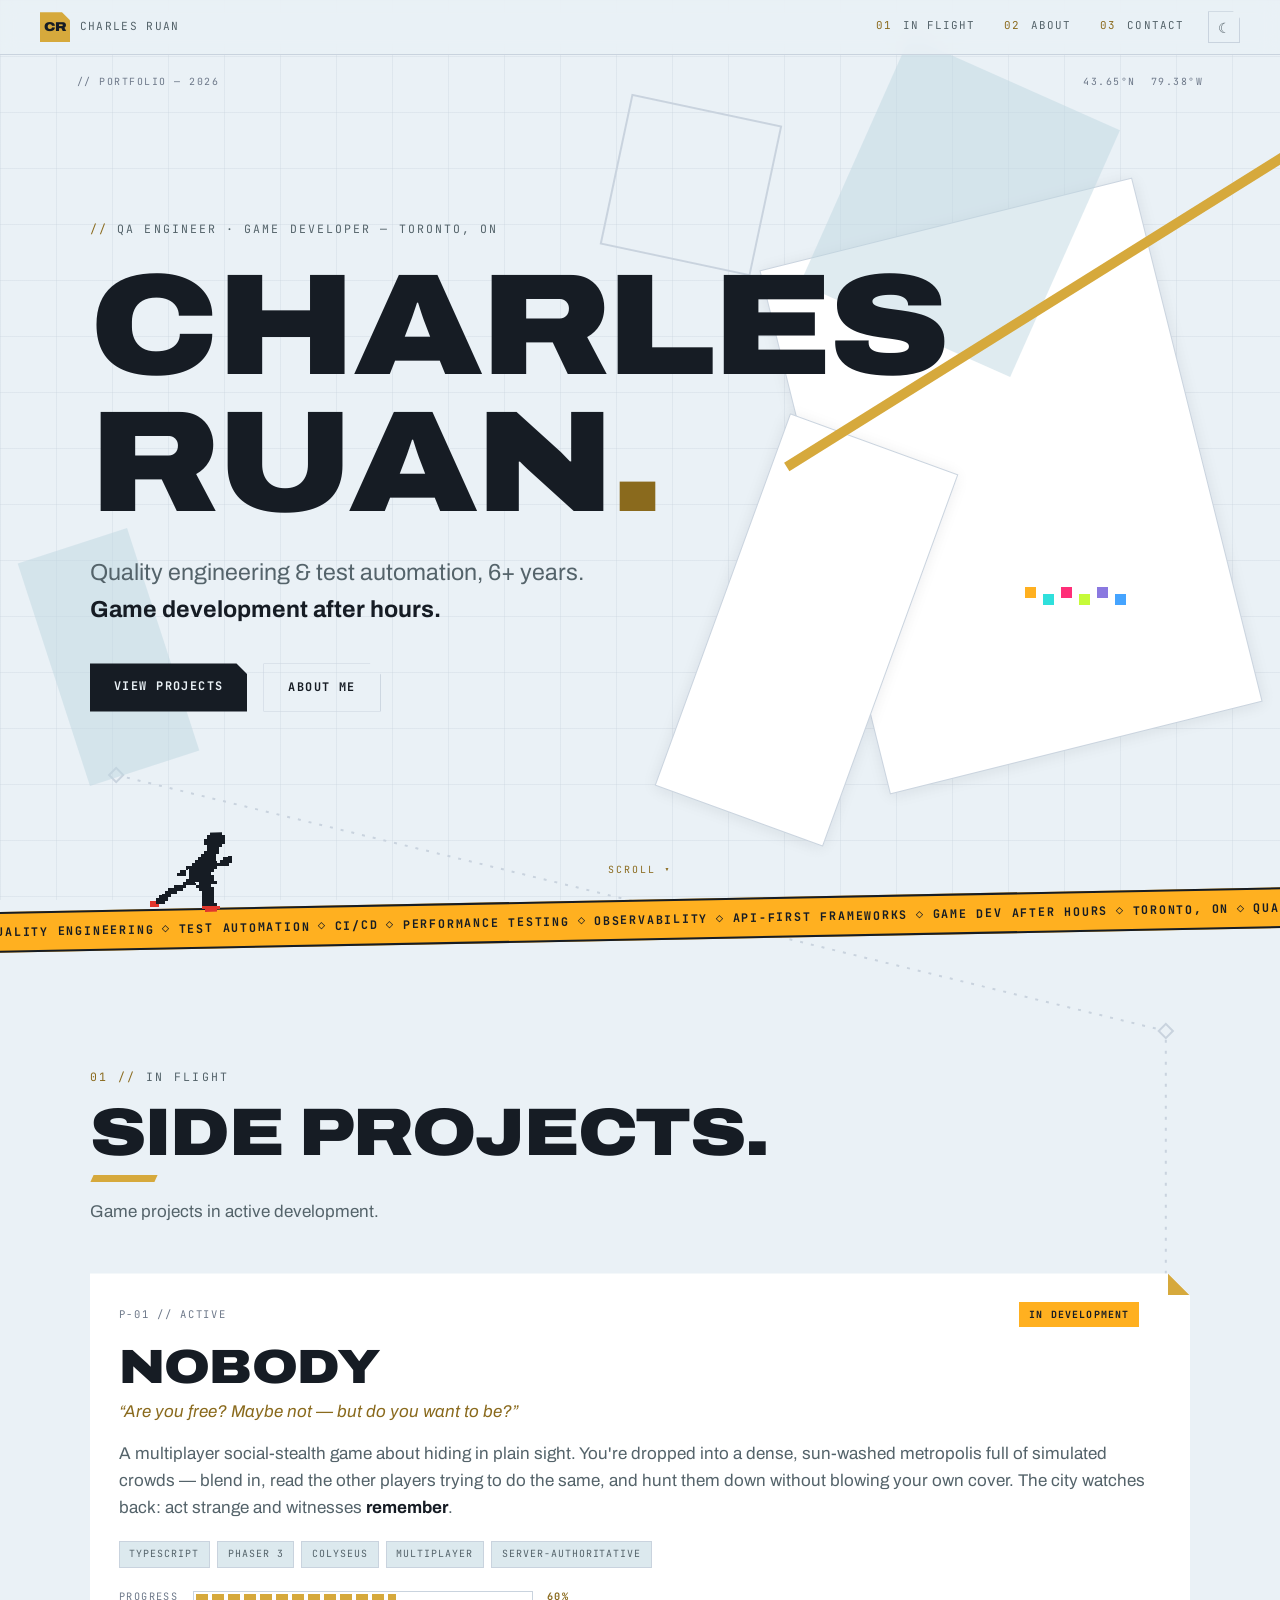
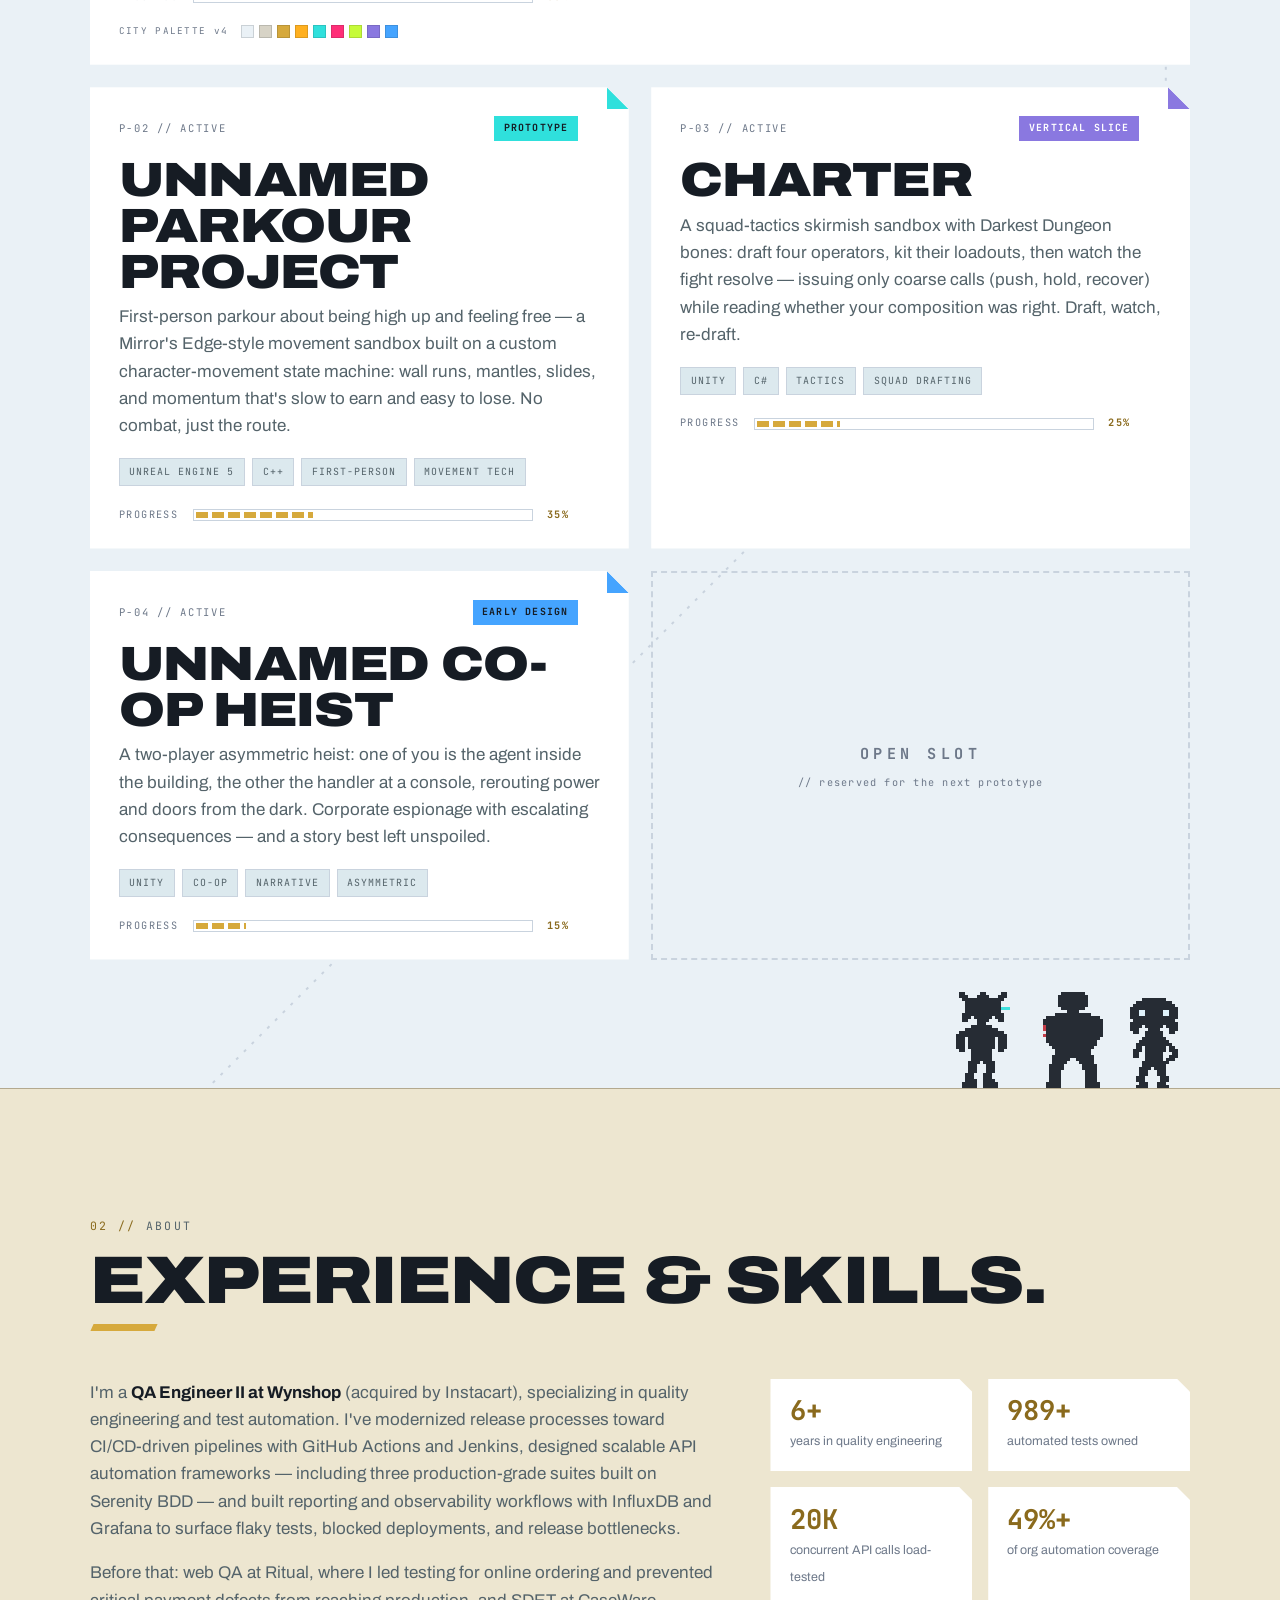
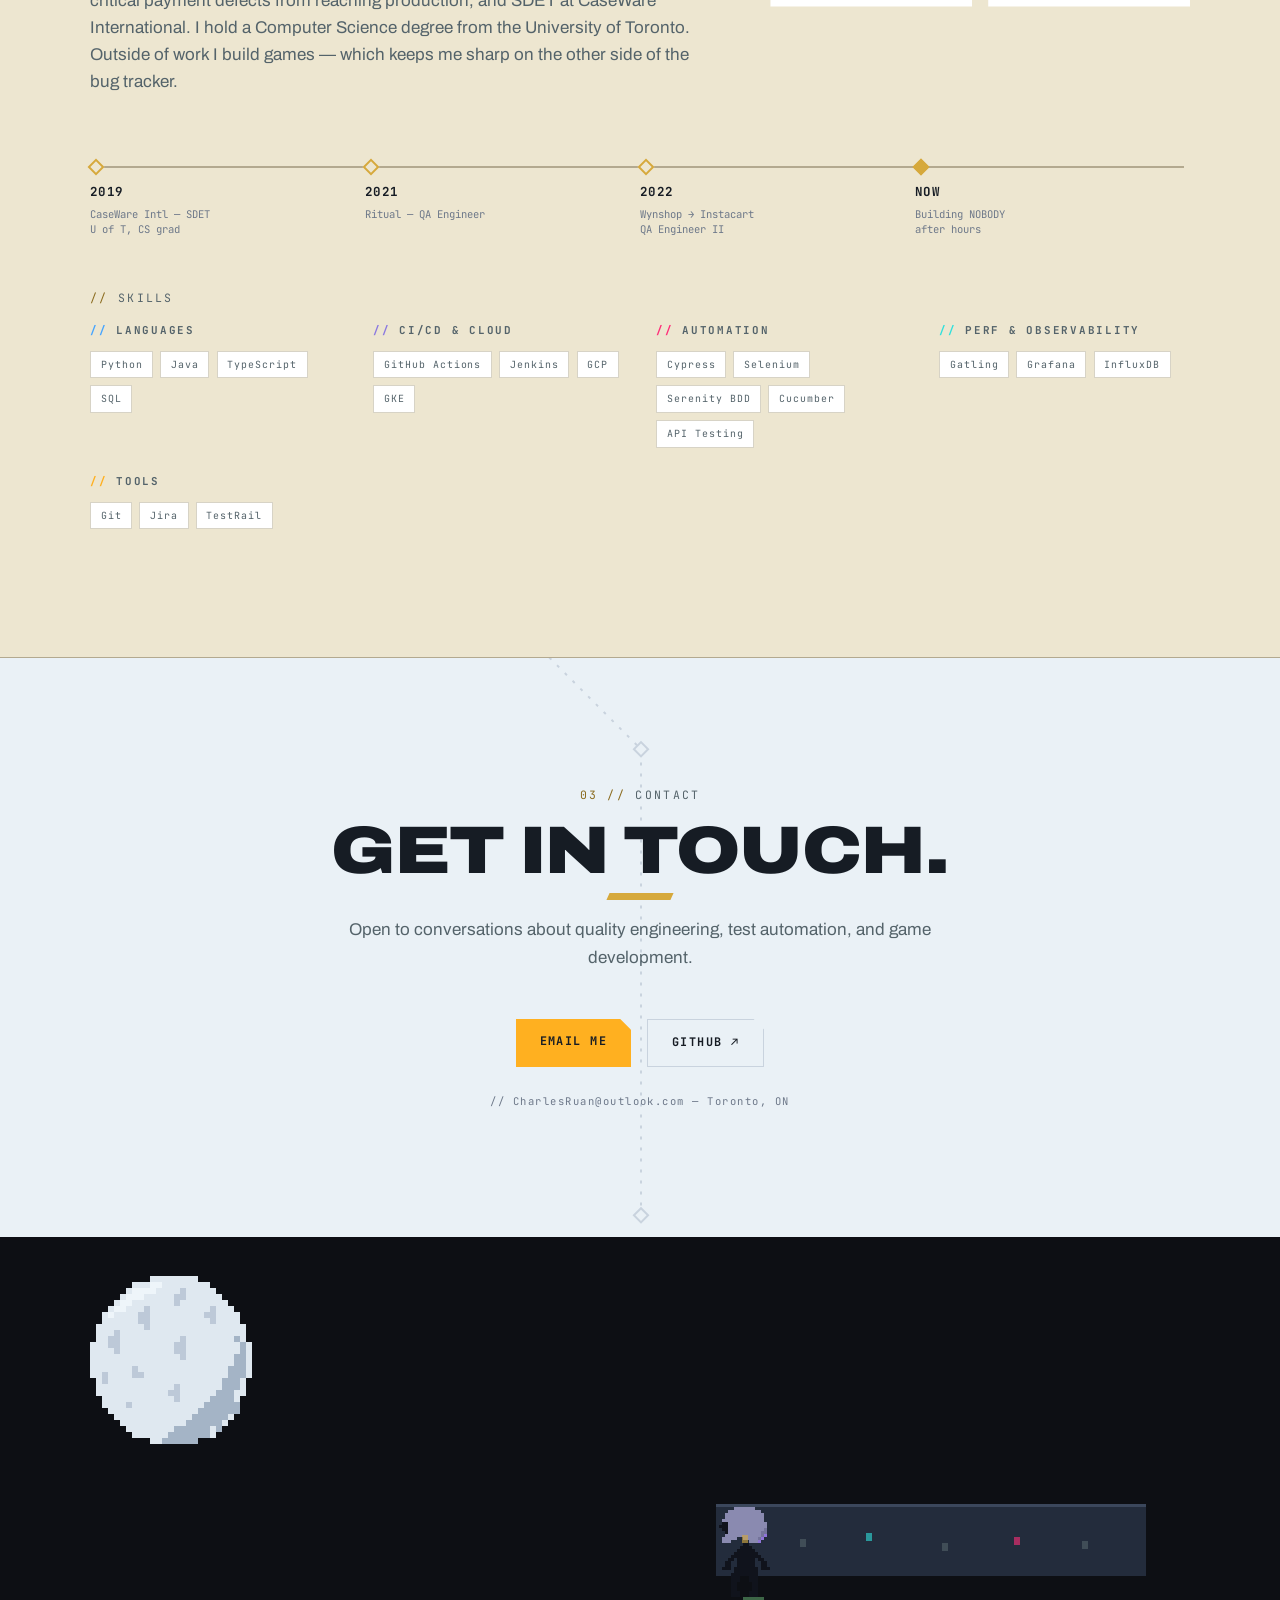
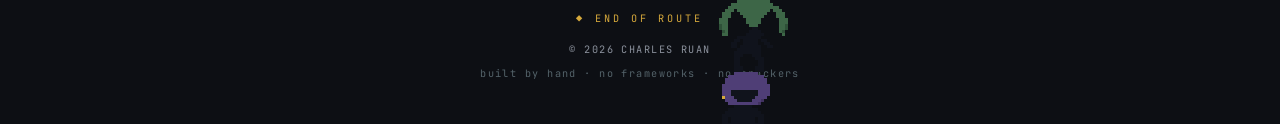
<file: index.html>
<!DOCTYPE html>
<html lang="en">
<head>
  <meta charset="utf-8">
  <meta name="viewport" content="width=device-width, initial-scale=1">
  <title>Charles Ruan — QA Engineer &amp; Game Developer</title>
  <meta name="description" content="Charles Ruan — QA engineer by day, game developer in flight. Currently building NOBODY, a multiplayer social-stealth game.">
  <meta property="og:title" content="Charles Ruan — QA Engineer & Game Developer">
  <meta property="og:description" content="Quality engineering & test automation, 6+ years. Game development after hours.">
  <link rel="icon" type="image/svg+xml" href="favicon.svg">

  <!-- Set theme before first paint to avoid a flash -->
  <script>
    (function () {
      var t = localStorage.getItem('theme');
      if (!t) t = window.matchMedia('(prefers-color-scheme: dark)').matches ? 'dark' : 'light';
      document.documentElement.setAttribute('data-theme', t);
    })();
  </script>

  <link rel="preconnect" href="https://fonts.googleapis.com">
  <link rel="preconnect" href="https://fonts.gstatic.com" crossorigin>
  <link href="https://fonts.googleapis.com/css2?family=Archivo:wdth,wght@62..125,100..900&family=JetBrains+Mono:wght@400;500;700&display=swap" rel="stylesheet">
  <link rel="stylesheet" href="css/style.css">
</head>
<body>

  <!-- The beacon-gold route line (drawn by js/main.js as you scroll) -->
  <div id="route-layer" aria-hidden="true"></div>

  <header class="nav">
    <a class="brand" href="#top">
      <span class="brand-mark">CR</span>
      <span class="brand-name mono">CHARLES&nbsp;RUAN</span>
    </a>
    <nav class="nav-links mono" aria-label="Sections">
      <a href="#projects"><em>01</em> IN FLIGHT</a>
      <a href="#about"><em>02</em> ABOUT</a>
      <a href="#contact"><em>03</em> CONTACT</a>
    </nav>
    <button id="theme-toggle" class="mono" type="button" aria-label="Toggle dark mode">☾</button>
  </header>

  <main id="top">

    <!-- ============================================================ HERO -->
    <section class="hero" id="hero">
      <i class="route-node" style="--nx:9%; --ny:86%"></i>

      <div class="skyline" aria-hidden="true">
        <div class="shape slab s1" data-depth="12"></div>
        <div class="shape slab s2" data-depth="22"></div>
        <div class="shape glass s3" data-depth="30"></div>
        <div class="shape glass s4" data-depth="16"></div>
        <div class="shape beam s5" data-depth="40"></div>
        <div class="shape outline s6" data-depth="8"></div>
        <div class="signage" data-depth="34">
          <i style="background:#ffb020"></i><i style="background:#2fe0dc"></i><i style="background:#ff2e78"></i>
          <i style="background:#c6fb39"></i><i style="background:#8a78e0"></i><i style="background:#45a4ff"></i>
        </div>
      </div>

      <p class="hud mono hud-tl">// PORTFOLIO — 2026</p>
      <p class="hud mono hud-tr">43.65°N&nbsp;&nbsp;79.38°W</p>

      <div class="hero-inner">
        <p class="eyebrow mono"><span class="au">//</span> QA ENGINEER · GAME DEVELOPER — TORONTO, ON</p>
        <h1 class="hero-name">CHARLES<br>RUAN<span class="au">.</span></h1>
        <p class="hero-tag">Quality engineering &amp; test automation, 6+ years.<br>
          <strong>Game development after hours.</strong></p>
        <div class="hero-cta">
          <a class="btn btn-primary" href="#projects">VIEW PROJECTS</a>
          <a class="btn btn-ghost" href="#about">ABOUT ME</a>
        </div>
      </div>

      <p class="scroll-cue mono" aria-hidden="true">SCROLL ▾</p>
    </section>

    <!-- ============================================================ TICKER -->
    <div class="ticker-wrap" aria-hidden="true">
      <canvas class="sprite faith-run" data-sprite="faith" data-scale="3"></canvas>
      <div class="ticker">
      <div class="ticker-track mono">
        <span>QUALITY ENGINEERING&ensp;◇&ensp;TEST AUTOMATION&ensp;◇&ensp;CI/CD&ensp;◇&ensp;PERFORMANCE TESTING&ensp;◇&ensp;OBSERVABILITY&ensp;◇&ensp;API-FIRST FRAMEWORKS&ensp;◇&ensp;GAME DEV AFTER HOURS&ensp;◇&ensp;TORONTO, ON&ensp;◇&ensp;</span>
        <span>QUALITY ENGINEERING&ensp;◇&ensp;TEST AUTOMATION&ensp;◇&ensp;CI/CD&ensp;◇&ensp;PERFORMANCE TESTING&ensp;◇&ensp;OBSERVABILITY&ensp;◇&ensp;API-FIRST FRAMEWORKS&ensp;◇&ensp;GAME DEV AFTER HOURS&ensp;◇&ensp;TORONTO, ON&ensp;◇&ensp;</span>
      </div>
      </div>
    </div>

    <!-- ============================================================ PROJECTS -->
    <section class="section" id="projects">
      <i class="route-node" style="--nx:91%; --ny:90px"></i>

      <header class="section-head reveal">
        <p class="label mono"><span class="au">01 //</span> IN FLIGHT</p>
        <h2>SIDE PROJECTS.</h2>
        <p class="sub">Game projects in active development.</p>
      </header>

      <div class="cards">

        <!-- ── FEATURED: NOBODY ─────────────────────────────────── -->
        <article class="card featured reveal" style="--card-accent:#d6a93c">
          <div class="card-top mono">
            <span class="pid">P-01 // ACTIVE</span>
            <span class="chip st-amber">IN DEVELOPMENT</span>
          </div>
          <h3>NOBODY</h3>
          <p class="card-quote">“Are you free? Maybe not — but do you want to be?”</p>
          <p class="card-desc">
            A multiplayer social-stealth game about hiding in plain sight. You're dropped into a
            dense, sun-washed metropolis full of simulated crowds — blend in, read the other
            players trying to do the same, and hunt them down without blowing your own cover.
            The city watches back: act strange and witnesses <em>remember</em>.
          </p>
          <ul class="chips mono">
            <li>TYPESCRIPT</li><li>PHASER 3</li><li>COLYSEUS</li><li>MULTIPLAYER</li><li>SERVER-AUTHORITATIVE</li>
          </ul>
          <div class="meter-row mono">
            <span class="meter-label">PROGRESS</span>
            <div class="meter"><i style="width:60%"></i></div>
            <span class="meter-val">60%</span>
          </div>
          <div class="palette-strip mono" title="NOBODY — city palette v4">
            <span>CITY PALETTE v4</span>
            <i style="background:#eaf1f6"></i><i style="background:#d7d3c6"></i><i style="background:#d6a93c"></i>
            <i style="background:#ffb020"></i><i style="background:#2fe0dc"></i><i style="background:#ff2e78"></i>
            <i style="background:#c6fb39"></i><i style="background:#8a78e0"></i><i style="background:#45a4ff"></i>
          </div>
        </article>

        <!--
          ── TEMPLATE: copy this card to add a real project ──────────────
          Accent options from the city palette:
            #d6a93c gold · #ffb020 amber · #2fe0dc cyan · #ff2e78 magenta
            #c6fb39 lime · #8a78e0 violet · #45a4ff sky
          Chip color classes: st-amber (in dev) · st-cyan (prototype) · st-magenta (playtesting)
                              st-violet (vertical slice) · st-sky (early design)

          <article class="card reveal" style="--card-accent:#2fe0dc">
            <div class="card-top mono">
              <span class="pid">P-02 // ACTIVE</span>
              <span class="chip st-cyan">PROTOTYPE</span>
            </div>
            <h3>YOUR GAME TITLE</h3>
            <p class="card-desc">One or two sentences: what it is, what makes it weird,
            why you can't stop working on it.</p>
            <ul class="chips mono"><li>ENGINE</li><li>GENRE</li></ul>
            <div class="meter-row mono">
              <span class="meter-label">SYSTEMS ONLINE</span>
              <div class="meter"><i style="width:25%"></i></div>
              <span class="meter-val">25%</span>
            </div>
          </article>
        -->

        <article class="card reveal" style="--card-accent:#2fe0dc">
          <div class="card-top mono">
            <span class="pid">P-02 // ACTIVE</span>
            <span class="chip st-cyan">PROTOTYPE</span>
          </div>
          <h3>UNNAMED PARKOUR PROJECT</h3>
          <p class="card-desc">
            First-person parkour about being high up and feeling free — a Mirror's
            Edge-style movement sandbox built on a custom character-movement state machine:
            wall runs, mantles, slides, and momentum that's slow to earn and easy to lose.
            No combat, just the route.
          </p>
          <ul class="chips mono">
            <li>UNREAL ENGINE 5</li><li>C++</li><li>FIRST-PERSON</li><li>MOVEMENT TECH</li>
          </ul>
          <div class="meter-row mono">
            <span class="meter-label">PROGRESS</span>
            <div class="meter"><i style="width:35%"></i></div>
            <span class="meter-val">35%</span>
          </div>
        </article>

        <article class="card reveal" style="--card-accent:#8a78e0">
          <div class="card-top mono">
            <span class="pid">P-03 // ACTIVE</span>
            <span class="chip st-violet">VERTICAL SLICE</span>
          </div>
          <h3>CHARTER</h3>
          <p class="card-desc">
            A squad-tactics skirmish sandbox with Darkest Dungeon bones: draft four
            operators, kit their loadouts, then watch the fight resolve — issuing only
            coarse calls (push, hold, recover) while reading whether your composition
            was right. Draft, watch, re-draft.
          </p>
          <ul class="chips mono">
            <li>UNITY</li><li>C#</li><li>TACTICS</li><li>SQUAD DRAFTING</li>
          </ul>
          <div class="meter-row mono">
            <span class="meter-label">PROGRESS</span>
            <div class="meter"><i style="width:25%"></i></div>
            <span class="meter-val">25%</span>
          </div>
        </article>

        <article class="card reveal" style="--card-accent:#45a4ff">
          <div class="card-top mono">
            <span class="pid">P-04 // ACTIVE</span>
            <span class="chip st-sky">EARLY DESIGN</span>
          </div>
          <h3>UNNAMED CO-OP HEIST</h3>
          <p class="card-desc">
            A two-player asymmetric heist: one of you is the agent inside the building,
            the other the handler at a console, rerouting power and doors from the dark.
            Corporate espionage with escalating consequences — and a story best left
            unspoiled.
          </p>
          <ul class="chips mono">
            <li>UNITY</li><li>CO-OP</li><li>NARRATIVE</li><li>ASYMMETRIC</li>
          </ul>
          <div class="meter-row mono">
            <span class="meter-label">PROGRESS</span>
            <div class="meter"><i style="width:15%"></i></div>
            <span class="meter-val">15%</span>
          </div>
        </article>

        <article class="card slot reveal" aria-hidden="true">
          <p class="slot-big mono">OPEN SLOT</p>
          <p class="slot-sub mono">// reserved for the next prototype</p>
        </article>

      </div>

      <div class="squad" aria-hidden="true">
        <canvas class="sprite" data-sprite="garrus" data-scale="3"></canvas>
        <canvas class="sprite" data-sprite="shep" data-scale="3"></canvas>
        <canvas class="sprite" data-sprite="tali" data-scale="3"></canvas>
      </div>
    </section>

    <!-- ============================================================ ABOUT -->
    <section class="section stone" id="about">
      <i class="route-node" style="--nx:9%; --ny:90px"></i>

      <header class="section-head reveal">
        <p class="label mono"><span class="au">02 //</span> ABOUT</p>
        <h2>EXPERIENCE &amp; SKILLS.</h2>
      </header>

      <div class="about-grid">
        <div class="about-prose reveal">
          <p>
            I'm a <strong>QA Engineer II at Wynshop</strong> (acquired by Instacart), specializing
            in quality engineering and test automation. I've modernized release processes toward
            CI/CD-driven pipelines with GitHub Actions and Jenkins, designed scalable API
            automation frameworks — including three production-grade suites built on Serenity
            BDD — and built reporting and observability workflows with InfluxDB and Grafana to
            surface flaky tests, blocked deployments, and release bottlenecks.
          </p>
          <p>
            Before that: web QA at Ritual, where I led testing for online ordering and prevented
            critical payment defects from reaching production, and SDET at CaseWare International.
            I hold a Computer Science degree from the University of Toronto. Outside of work I
            build games — which keeps me sharp on the other side of the bug tracker.
          </p>
        </div>

        <div class="stats reveal">
          <div class="stat"><b class="mono" data-count="6" data-suffix="+">6+</b><span>years in quality engineering</span></div>
          <div class="stat"><b class="mono" data-count="1000" data-suffix="+">1,000+</b><span>automated tests owned</span></div>
          <div class="stat"><b class="mono" data-count="20" data-suffix="K">20K</b><span>concurrent API calls load-tested</span></div>
          <div class="stat"><b class="mono" data-count="50" data-suffix="%+">50%+</b><span>of org automation coverage</span></div>
        </div>
      </div>

      <div class="timeline mono reveal" aria-label="Career timeline">
        <div class="tl-item"><i></i><b>2019</b><span>CaseWare Intl — SDET<br>U of T, CS grad</span></div>
        <div class="tl-item"><i></i><b>2021</b><span>Ritual — QA Engineer</span></div>
        <div class="tl-item"><i></i><b>2022</b><span>Wynshop → Instacart<br>QA Engineer II</span></div>
        <div class="tl-item now"><i></i><b>NOW</b><span>Building NOBODY<br>after hours</span></div>
      </div>

      <div class="loadout reveal">
        <p class="label mono"><span class="au">//</span> SKILLS</p>
        <div class="skills">
          <div class="skill-cat">
            <h4 class="mono"><span style="color:#45a4ff">//</span> LANGUAGES</h4>
            <ul class="chips mono"><li>Python</li><li>Java</li><li>TypeScript</li><li>SQL</li></ul>
          </div>
          <div class="skill-cat">
            <h4 class="mono"><span style="color:#8a78e0">//</span> CI/CD &amp; CLOUD</h4>
            <ul class="chips mono"><li>GitHub Actions</li><li>Jenkins</li><li>GCP</li><li>GKE</li></ul>
          </div>
          <div class="skill-cat">
            <h4 class="mono"><span style="color:#ff2e78">//</span> AUTOMATION</h4>
            <ul class="chips mono"><li>Cypress</li><li>Selenium</li><li>Serenity BDD</li><li>Cucumber</li><li>API Testing</li></ul>
          </div>
          <div class="skill-cat">
            <h4 class="mono"><span style="color:#2fe0dc">//</span> PERF &amp; OBSERVABILITY</h4>
            <ul class="chips mono"><li>Gatling</li><li>Grafana</li><li>InfluxDB</li></ul>
          </div>
          <div class="skill-cat">
            <h4 class="mono"><span style="color:#ffb020">//</span> TOOLS</h4>
            <ul class="chips mono"><li>Git</li><li>Jira</li><li>TestRail</li></ul>
          </div>
        </div>
      </div>

    </section>

    <!-- ============================================================ CONTACT -->
    <section class="section contact" id="contact">
      <i class="route-node" style="--nx:50%; --ny:90px"></i>

      <header class="section-head center reveal">
        <p class="label mono"><span class="au">03 //</span> CONTACT</p>
        <h2>GET IN TOUCH.</h2>
        <p class="sub">Open to conversations about quality engineering, test automation, and game development.</p>
      </header>

      <div class="contact-cta reveal">
        <a class="btn btn-billboard" href="mailto:CharlesRuan@outlook.com">EMAIL ME</a>
        <a class="btn btn-ghost" href="https://github.com/cruan2" target="_blank" rel="noopener">GITHUB ↗</a>
      </div>
      <p class="contact-note mono reveal">// CharlesRuan@outlook.com — Toronto, ON</p>
      <i class="route-node" style="--nx:50%; --ny:96%"></i>
    </section>

  </main>

  <!-- ============================================================ FOOTER -->
  <footer>
    <div class="night-scene" aria-hidden="true">
      <canvas class="sprite moon" data-sprite="moon" data-scale="6"></canvas>
      <div class="ledge">
        <canvas class="sprite sit-lucy" data-sprite="lucy" data-scale="3"></canvas>
        <canvas class="sprite sit-rebecca" data-sprite="rebecca" data-scale="3"></canvas>
        <canvas class="sprite sit-kiwi" data-sprite="kiwi" data-scale="3"></canvas>
      </div>
    </div>

    <p class="mono end-node">◆ END OF ROUTE</p>
    <p class="mono">© 2026 CHARLES RUAN</p>
    <p class="mono dim">built by hand · no frameworks · no trackers</p>
  </footer>

  <script src="js/sprites.js"></script>
  <script src="js/main.js"></script>
</body>
</html>
</file>
<file: css/style.css>
/* ============================================================
   CHARLES RUAN — personal site
   Palette: NOBODY city palette v4 (Mirror's Edge city vibes)
   White-first towers · ledger-bone stone · beacon-gold wayfinding
   The ad layer owns the saturation; the page whispers it.
   ============================================================ */

:root {
  /* structure */
  --bg:        #eaf1f6;   /* Searchlight */
  --bg-2:      #dce9ee;   /* Glass Hi */
  --surface:   #ffffff;   /* tower white */
  --hairline:  #c9d3de;   /* Cladding */
  --ink:       #161c24;   /* Deep Watch */
  --ink-soft:  #54636a;   /* Census Slate */
  --ink-mute:  #6d7889;   /* Steel/Glass Sh */

  /* civic stone (about band) */
  --stone:     #ede6d0;   /* Parchment */
  --stone-2:   #d7d3c6;   /* Ledger Bone */
  --stone-line:#b3a98f;   /* Worn Bone */

  /* wayfinding */
  --gold:      #d6a93c;   /* Pollen Gold */
  --gold-deep: #8a6a1d;   /* text-safe gold */

  /* the six corp accents — the ad layer */
  --amber:   #ffb020;
  --cyan:    #2fe0dc;
  --magenta: #ff2e78;
  --lime:    #c6fb39;
  --violet:  #8a78e0;
  --sky:     #45a4ff;

  --shadow: 0 2px 14px rgba(22, 28, 36, .08);
  --maxw: 1100px;
}

[data-theme="dark"] {
  --bg:        #0d0f14;   /* the sheet itself */
  --bg-2:      #14181f;
  --surface:   #161c24;   /* Deep Watch */
  --hairline:  #2c3340;   /* Vault Slate */
  --ink:       #f3f5f8;
  --ink-soft:  #c7ccd4;
  --ink-mute:  #8b919c;

  --stone:     #1c2630;   /* Graphite — night civic stone */
  --stone-2:   #161c24;
  --stone-line:#2c3340;

  --gold-deep: #e0b954;   /* gold brightens at night */
  --shadow: 0 2px 18px rgba(0, 0, 0, .45);
}

/* ---------- base ---------------------------------------------------- */

* { margin: 0; padding: 0; box-sizing: border-box; }

html { scroll-behavior: smooth; }

body {
  background: var(--bg);
  color: var(--ink);
  font-family: "Archivo", "Segoe UI", Helvetica, Arial, sans-serif;
  font-size: 17px;
  line-height: 1.6;
  overflow-x: hidden;
  transition: background .25s ease, color .25s ease;
}

.mono { font-family: "JetBrains Mono", Consolas, monospace; }

::selection { background: var(--gold); color: #161c24; }

a { color: inherit; }

:focus-visible { outline: 2px solid var(--gold); outline-offset: 3px; }

h1, h2, h3 {
  font-weight: 900;
  font-stretch: 118%;
  text-transform: uppercase;
  line-height: .95;
  letter-spacing: -.015em;
}

.au { color: var(--gold-deep); }

main { position: relative; z-index: 1; }

/* ---------- route layer (beacon-gold wayfinding line) --------------- */

#route-layer {
  position: absolute;
  inset: 0 auto auto 0;
  width: 100%;
  z-index: 0;
  pointer-events: none;
}
#route-layer svg { display: block; }
#route-layer .route-ghost {
  stroke: var(--hairline);
  stroke-width: 2;
  stroke-dasharray: 3 8;
  fill: none;
}
#route-layer .route-draw {
  stroke: var(--gold);
  stroke-width: 2.5;
  fill: none;
  transition: stroke-dashoffset .2s ease-out;
}
#route-layer .route-dot {
  fill: var(--bg);
  stroke: var(--hairline);
  stroke-width: 2;
  transition: fill .3s ease, stroke .3s ease;
}
#route-layer .route-dot.lit { fill: var(--gold); stroke: var(--gold); }

.route-node {
  position: absolute;
  left: var(--nx, 50%);
  top: var(--ny, 0);
  width: 2px; height: 2px;
  visibility: hidden;
}

@media (max-width: 899px) { #route-layer { display: none; } }

/* ---------- nav ------------------------------------------------------ */

.nav {
  position: fixed;
  top: 0; left: 0; right: 0;
  z-index: 10;
  display: flex;
  align-items: center;
  gap: 1.5rem;
  padding: .7rem clamp(1rem, 4vw, 2.5rem);
  background: color-mix(in srgb, var(--bg) 82%, transparent);
  backdrop-filter: blur(10px);
  -webkit-backdrop-filter: blur(10px);
  border-bottom: 1px solid var(--hairline);
}

.brand { display: flex; align-items: center; gap: .6rem; text-decoration: none; }
.brand-mark {
  display: grid; place-items: center;
  width: 30px; height: 30px;
  background: var(--gold);
  color: #161c24;
  font-weight: 900;
  font-size: .8rem;
  font-stretch: 118%;
  clip-path: polygon(0 0, calc(100% - 8px) 0, 100% 8px, 100% 100%, 0 100%);
}
.brand-name { font-size: .7rem; letter-spacing: .12em; color: var(--ink-soft); }

.nav-links { margin-left: auto; display: flex; gap: clamp(.8rem, 2.5vw, 1.8rem); }
.nav-links a {
  font-size: .68rem;
  letter-spacing: .1em;
  text-decoration: none;
  color: var(--ink-soft);
  padding: .3rem 0;
  border-bottom: 2px solid transparent;
  transition: color .2s, border-color .2s;
}
.nav-links a em { font-style: normal; color: var(--gold-deep); margin-right: .25em; }
.nav-links a:hover, .nav-links a.active { color: var(--ink); border-bottom-color: var(--gold); }

#theme-toggle {
  background: none;
  border: 1px solid var(--hairline);
  color: var(--ink-soft);
  width: 32px; height: 32px;
  font-size: .9rem;
  cursor: pointer;
  clip-path: polygon(0 0, calc(100% - 7px) 0, 100% 7px, 100% 100%, 0 100%);
  transition: color .2s, border-color .2s;
}
#theme-toggle:hover { color: var(--gold-deep); border-color: var(--gold); }

/* ---------- hero ------------------------------------------------------ */

.hero {
  position: relative;
  min-height: 100svh;
  display: flex;
  align-items: center;
  padding: 6rem clamp(1.2rem, 6vw, 5rem) 4rem;
  background-image:
    linear-gradient(color-mix(in srgb, var(--hairline) 34%, transparent) 1px, transparent 1px),
    linear-gradient(90deg, color-mix(in srgb, var(--hairline) 34%, transparent) 1px, transparent 1px);
  background-size: 56px 56px;
  overflow: hidden;
}

.hero-inner { position: relative; z-index: 2; max-width: var(--maxw); margin: 0 auto; width: 100%; }

.eyebrow {
  font-size: .72rem;
  letter-spacing: .18em;
  color: var(--ink-soft);
  margin-bottom: 1.2rem;
}

.hero-name {
  font-size: clamp(3.4rem, 12vw, 9rem);
  margin-bottom: 1.4rem;
}
.hero-name:hover { animation: glitch .38s steps(2) both; }

@keyframes glitch {
  0%   { text-shadow: -3px 0 var(--magenta), 3px 0 var(--cyan); transform: skewX(.5deg); }
  33%  { text-shadow: 3px 0 var(--magenta), -3px 0 var(--cyan); transform: skewX(-.5deg) translateX(2px); }
  66%  { text-shadow: -2px 0 var(--cyan), 2px 0 var(--magenta); transform: none; }
  100% { text-shadow: none; transform: none; }
}

.hero-tag {
  font-size: clamp(1.05rem, 2.4vw, 1.45rem);
  color: var(--ink-soft);
  max-width: 34em;
  margin-bottom: 2.2rem;
}
.hero-tag strong { color: var(--ink); }

.hero-cta { display: flex; gap: 1rem; flex-wrap: wrap; }

.hud {
  position: absolute;
  z-index: 2;
  font-size: .62rem;
  letter-spacing: .15em;
  color: var(--ink-mute);
}
.hud-tl { top: 4.6rem; left: clamp(1.2rem, 6vw, 5rem); }
.hud-tr { top: 4.6rem; right: clamp(1.2rem, 6vw, 5rem); }

.scroll-cue {
  position: absolute;
  bottom: 1.4rem; left: 50%;
  transform: translateX(-50%);
  font-size: .62rem;
  letter-spacing: .2em;
  color: var(--gold-deep);
  animation: cue 2.2s ease-in-out infinite;
}
@keyframes cue { 0%,100% { transform: translate(-50%, 0); } 50% { transform: translate(-50%, 6px); } }

/* hero skyline shapes — white-first towers, one gold beam, corp signage */
.skyline { position: absolute; inset: 0; z-index: 1; }
.shape { position: absolute; will-change: transform; }
.slab { background: var(--surface); border: 1px solid var(--hairline); box-shadow: var(--shadow); }
.s1 { width: 30vw; height: 60vh; right: 6%; top: 24%; transform: rotate(-14deg); }
.s2 { width: 14vw; height: 44vh; right: 30%; top: 48%; transform: rotate(20deg); }
.glass { background: color-mix(in srgb, #9cc3cf 55%, var(--bg)); opacity: .5; }
.s3 { width: 18vw; height: 30vh; right: 16%; top: 8%; transform: rotate(24deg); }
.s4 { width: 9vw; height: 26vh; left: 4%; top: 60%; transform: rotate(-18deg); }
.beam { background: var(--gold); }
.s5 { width: 46vw; height: 10px; right: -4%; top: 34%; transform: rotate(-32deg); }
.outline { border: 2px solid var(--hairline); background: transparent; }
.s6 { width: 12vw; height: 12vw; right: 40%; top: 12%; transform: rotate(12deg); }

.signage { position: absolute; right: 12%; top: 66%; display: flex; gap: 7px; }
.signage i { width: 11px; height: 11px; display: block; }
.signage i:nth-child(odd) { transform: translateY(-7px); }

@media (max-width: 700px) {
  .s2, .s4, .s6 { display: none; }
  .s1 { width: 52vw; }
}

/* ---------- buttons --------------------------------------------------- */

.btn {
  display: inline-block;
  font-family: "JetBrains Mono", monospace;
  font-size: .74rem;
  font-weight: 700;
  letter-spacing: .12em;
  text-decoration: none;
  padding: .85rem 1.5rem;
  clip-path: polygon(0 0, calc(100% - 11px) 0, 100% 11px, 100% 100%, 0 100%);
  transition: transform .15s ease, background .2s, color .2s;
}
.btn:hover { transform: translateY(-2px); }
.btn:active { transform: translateY(0); }

.btn-primary { background: var(--ink); color: var(--bg); }
.btn-primary:hover { background: var(--gold); color: #161c24; }

.btn-ghost { border: 1px solid var(--hairline); color: var(--ink); background: transparent; }
.btn-ghost:hover { border-color: var(--gold); color: var(--gold-deep); }

.btn-billboard { background: var(--amber); color: #161c24; }
.btn-billboard:hover { background: var(--gold); }

/* ---------- ticker — the ad layer ------------------------------------ */

.ticker-wrap {
  position: relative;
  z-index: 2;
  transform: rotate(-1.1deg) scale(1.02);
}

.ticker {
  background: var(--amber);
  color: #161c24;
  overflow: hidden;
  border-top: 2px solid #161c24;
  border-bottom: 2px solid #161c24;
}

/* Faith, running her route along the strip */
.faith-run {
  position: absolute;
  left: clamp(2rem, 12vw, 12rem);
  bottom: calc(100% - 4px);
  z-index: 1;
}
.ticker-track {
  display: flex;
  white-space: nowrap;
  width: max-content;
  font-size: .72rem;
  font-weight: 700;
  letter-spacing: .14em;
  padding: .55rem 0;
  animation: ticker 36s linear infinite;
}
.ticker:hover .ticker-track { animation-play-state: paused; }
@keyframes ticker { to { transform: translateX(-50%); } }

/* ---------- sections -------------------------------------------------- */

.section {
  position: relative;
  padding: clamp(4.5rem, 10vw, 8rem) clamp(1.2rem, 6vw, 5rem);
}
.section > * { max-width: var(--maxw); margin-left: auto; margin-right: auto; }

.section-head { margin-bottom: 3rem; }
.section-head.center { text-align: center; }

.label {
  font-size: .72rem;
  letter-spacing: .2em;
  color: var(--ink-soft);
  margin-bottom: .9rem;
}

.section-head h2 {
  font-size: clamp(2.3rem, 6vw, 4.2rem);
  position: relative;
  padding-bottom: 1.1rem;
}
.section-head h2::after {
  content: "";
  position: absolute;
  left: 2px; bottom: 0;
  width: 64px; height: 7px;
  background: var(--gold);
  transform: skewX(-24deg);
}
.section-head.center h2::after { left: 50%; margin-left: -32px; }

.section-head .sub { color: var(--ink-soft); margin-top: 1rem; max-width: 40em; }
.section-head.center .sub { margin-left: auto; margin-right: auto; }

/* ---------- project cards --------------------------------------------- */

.cards {
  display: grid;
  grid-template-columns: repeat(2, 1fr);
  gap: 1.4rem;
}

.card {
  --card-accent: var(--gold);
  position: relative;
  background: var(--surface);
  padding: 1.8rem 1.8rem 1.6rem;
  clip-path: polygon(0 0, calc(100% - 22px) 0, 100% 22px, 100% 100%, 0 100%);
  filter: drop-shadow(0 2px 10px rgba(22, 28, 36, .07));
  transition: transform .2s ease, filter .2s ease;
}
[data-theme="dark"] .card { filter: drop-shadow(0 2px 12px rgba(0, 0, 0, .5)); }

.card::after {
  content: "";
  position: absolute;
  top: 0; right: 0;
  width: 22px; height: 22px;
  background: var(--card-accent);
  clip-path: polygon(0 0, 100% 100%, 0 100%);
  transition: width .2s ease, height .2s ease;
}
.card:hover { transform: translateY(-4px); }
.card:hover::after { width: 30px; height: 30px; }

.card.featured { grid-column: 1 / -1; }

.card-top {
  display: flex;
  justify-content: space-between;
  align-items: center;
  gap: 1rem;
  margin-bottom: 1.1rem;
}
.pid { font-size: .66rem; letter-spacing: .16em; color: var(--ink-mute); }

.chip {
  font-size: .62rem;
  font-weight: 700;
  letter-spacing: .12em;
  padding: .28rem .6rem;
  color: #161c24;
  margin-right: 22px; /* keep clear of the corner notch */
}
.st-amber   { background: var(--amber); }
.st-cyan    { background: var(--cyan); }
.st-magenta { background: var(--magenta); color: #fff; }
.st-violet  { background: var(--violet); color: #fff; }
.st-sky     { background: var(--sky); }

.card h3 { font-size: clamp(1.9rem, 4.5vw, 3rem); margin-bottom: .5rem; }

.card-quote {
  font-style: italic;
  color: var(--gold-deep);
  margin-bottom: .9rem;
}

.card-desc { color: var(--ink-soft); max-width: 62em; margin-bottom: 1.2rem; }
.card-desc em { color: var(--ink); font-style: normal; font-weight: 700; }

.chips {
  list-style: none;
  display: flex;
  flex-wrap: wrap;
  gap: .45rem;
}
.chips li {
  font-size: .62rem;
  letter-spacing: .1em;
  padding: .3rem .6rem;
  background: var(--bg-2);
  color: var(--ink-soft);
  border: 1px solid var(--hairline);
}

.meter-row {
  display: flex;
  align-items: center;
  gap: .9rem;
  margin-top: 1.3rem;
  font-size: .64rem;
  letter-spacing: .14em;
  color: var(--ink-mute);
}
.meter {
  flex: 1;
  max-width: 340px;
  height: 12px;
  border: 1px solid var(--hairline);
  padding: 2px;
}
.meter i {
  display: block;
  height: 100%;
  background: repeating-linear-gradient(90deg, var(--gold) 0 12px, transparent 12px 16px);
}
.meter-val { color: var(--gold-deep); font-weight: 700; }

.palette-strip {
  display: flex;
  align-items: center;
  gap: 5px;
  margin-top: 1.2rem;
  font-size: .58rem;
  letter-spacing: .14em;
  color: var(--ink-mute);
}
.palette-strip span { margin-right: .5rem; }
.palette-strip i { width: 13px; height: 13px; border: 1px solid rgba(22,28,36,.15); }

/* empty slots */
.card.slot {
  background: transparent;
  border: 2px dashed var(--hairline);
  clip-path: none;
  filter: none;
  display: grid;
  place-content: center;
  text-align: center;
  min-height: 170px;
  opacity: .75;
}
.card.slot::after { display: none; }
.card.slot:hover { transform: none; border-color: var(--gold); opacity: 1; }
.slot-big { font-size: .95rem; font-weight: 700; letter-spacing: .3em; color: var(--ink-mute); }
.slot-sub { font-size: .64rem; letter-spacing: .12em; color: var(--ink-mute); margin-top: .5rem; }

@media (max-width: 700px) { .cards { grid-template-columns: 1fr; } }

/* ---------- about — civic stone band ---------------------------------- */

.section.stone {
  background: var(--stone);
  border-top: 1px solid var(--stone-line);
  border-bottom: 1px solid var(--stone-line);
}
.section.stone .chips li { background: var(--surface); border-color: var(--stone-2); }
[data-theme="dark"] .section.stone .chips li { border-color: var(--stone-line); }

.about-grid {
  display: grid;
  grid-template-columns: 1.5fr 1fr;
  gap: clamp(1.5rem, 4vw, 3.5rem);
  align-items: start;
}
.about-prose p { margin-bottom: 1.1rem; color: var(--ink-soft); }
.about-prose strong { color: var(--ink); }
.about-prose em { color: var(--gold-deep); }

.stats {
  display: grid;
  grid-template-columns: 1fr 1fr;
  gap: 1rem;
}
.stat {
  background: var(--surface);
  padding: 1.1rem 1.2rem;
  clip-path: polygon(0 0, calc(100% - 13px) 0, 100% 13px, 100% 100%, 0 100%);
}
.stat b {
  display: block;
  font-size: 1.7rem;
  font-weight: 700;
  color: var(--gold-deep);
  line-height: 1.1;
}
.stat span { font-size: .78rem; color: var(--ink-mute); }

@media (max-width: 860px) {
  .about-grid { grid-template-columns: 1fr; }
}

/* career timeline */
.timeline {
  display: flex;
  gap: 0;
  margin: 3rem auto 0;
  position: relative;
}
.timeline::before {
  content: "";
  position: absolute;
  top: 5px; left: 6px; right: 6px;
  height: 2px;
  background: var(--stone-line);
}
.tl-item { flex: 1; position: relative; padding-top: 1.3rem; padding-right: .8rem; }
.tl-item i {
  position: absolute;
  top: 0; left: 0;
  width: 12px; height: 12px;
  background: var(--stone);
  border: 2px solid var(--gold);
  transform: rotate(45deg);
}
.tl-item.now i { background: var(--gold); }
.tl-item b { display: block; font-size: .78rem; letter-spacing: .12em; color: var(--ink); }
.tl-item span { font-size: .66rem; line-height: 1.5; color: var(--ink-mute); display: block; margin-top: .3rem; }

@media (max-width: 700px) {
  .timeline { flex-direction: column; gap: 1.2rem; }
  .timeline::before { top: 6px; bottom: 6px; left: 5px; right: auto; width: 2px; height: auto; }
  .tl-item { padding: 0 0 0 1.6rem; }
}

/* loadout */
.loadout { margin-top: 3.2rem; }
.skills {
  display: grid;
  grid-template-columns: repeat(auto-fit, minmax(200px, 1fr));
  gap: 1.6rem 2rem;
}
.skill-cat h4 {
  font-size: .68rem;
  font-weight: 700;
  letter-spacing: .16em;
  color: var(--ink-soft);
  margin-bottom: .7rem;
}

/* ---------- pixel sprites ---------------------------------------------- */

canvas.sprite {
  image-rendering: pixelated;
  image-rendering: crisp-edges;
  display: block;
}

/* the squad — quiet easter egg standing on the section edge */
.squad {
  position: absolute;
  right: clamp(1rem, 7vw, 6rem);
  bottom: 0;
  display: flex;
  align-items: flex-end;
  gap: 9px;
  opacity: .92;
}
@media (max-width: 700px) { .squad { display: none; } }

/* ---------- contact ---------------------------------------------------- */

.contact { text-align: center; }
.contact-cta { display: flex; justify-content: center; gap: 1rem; flex-wrap: wrap; }
.contact-note {
  margin-top: 1.6rem;
  font-size: .66rem;
  letter-spacing: .14em;
  color: var(--ink-mute);
}

/* ---------- footer — the night city ------------------------------------ */

footer {
  position: relative;
  background: #0d0f14;
  color: #8b919c;
  text-align: center;
  padding: 2.4rem 1.5rem 2.6rem;
  font-size: .64rem;
  letter-spacing: .14em;
  overflow: hidden;
}
footer .end-node { color: #d6a93c; margin-bottom: .9rem; letter-spacing: .3em; }
footer .dim { color: #54636a; margin-top: .5rem; }

/* the ledge scene — three silhouettes against a giant moon */
.night-scene {
  position: relative;
  max-width: var(--maxw);
  height: 300px;
  margin: 0 auto 2.2rem;
}
.ledge {
  position: absolute;
  right: 4%;
  bottom: 0;
  width: min(430px, 70%);
  height: 72px;
  background: #232c3c;   /* moonlit rooftop face */
  border-top: 3px solid #3b475c;
}
/* lit windows on the building face */
.ledge::after {
  content: "";
  position: absolute;
  left: 26px; top: 28px;
  width: 6px; height: 8px;
  background: #d6a93c;
  box-shadow: 58px 4px 0 #54636a, 124px -2px 0 #2fe0dc, 200px 8px 0 #54636a,
              272px 2px 0 #ff2e78, 340px 6px 0 #54636a;
  opacity: .6;
}
/* moon + trio move as one composition, seated on the ledge top */
.moon-scene {
  position: absolute;
  right: 11%;
  bottom: 69px;          /* = ledge top */
  width: 280px;
  height: 280px;
}
.moon-scene canvas { position: absolute; }
.moon-scene [data-sprite="moon"] { left: 0; top: 40px; }  /* rising behind the building */
.sit-lucy    { left: 12%; bottom: -21px; }   /* hips on the ledge top, legs over the face */
.sit-rebecca { left: 40%; bottom: -20px; }
.sit-kiwi    { left: 66%; bottom: 0; }       /* sitting cross-legged on top */
@media (max-width: 640px) {
  .night-scene { height: 230px; }
  .moon-scene { transform: scale(.72); transform-origin: bottom right; right: 4%; }
}

/* ---------- reveal + motion ------------------------------------------- */

.reveal { opacity: 0; transform: translateY(18px); transition: opacity .6s ease, transform .6s ease; }
.reveal.on { opacity: 1; transform: none; }
.cards .reveal:nth-child(2) { transition-delay: .08s; }
.cards .reveal:nth-child(3) { transition-delay: .16s; }

@media (prefers-reduced-motion: reduce) {
  html { scroll-behavior: auto; }
  *, *::before, *::after {
    animation-duration: .01ms !important;
    animation-iteration-count: 1 !important;
    transition-duration: .01ms !important;
  }
  .reveal { opacity: 1; transform: none; }
  .ticker-track { animation: none; }
}
</file>
